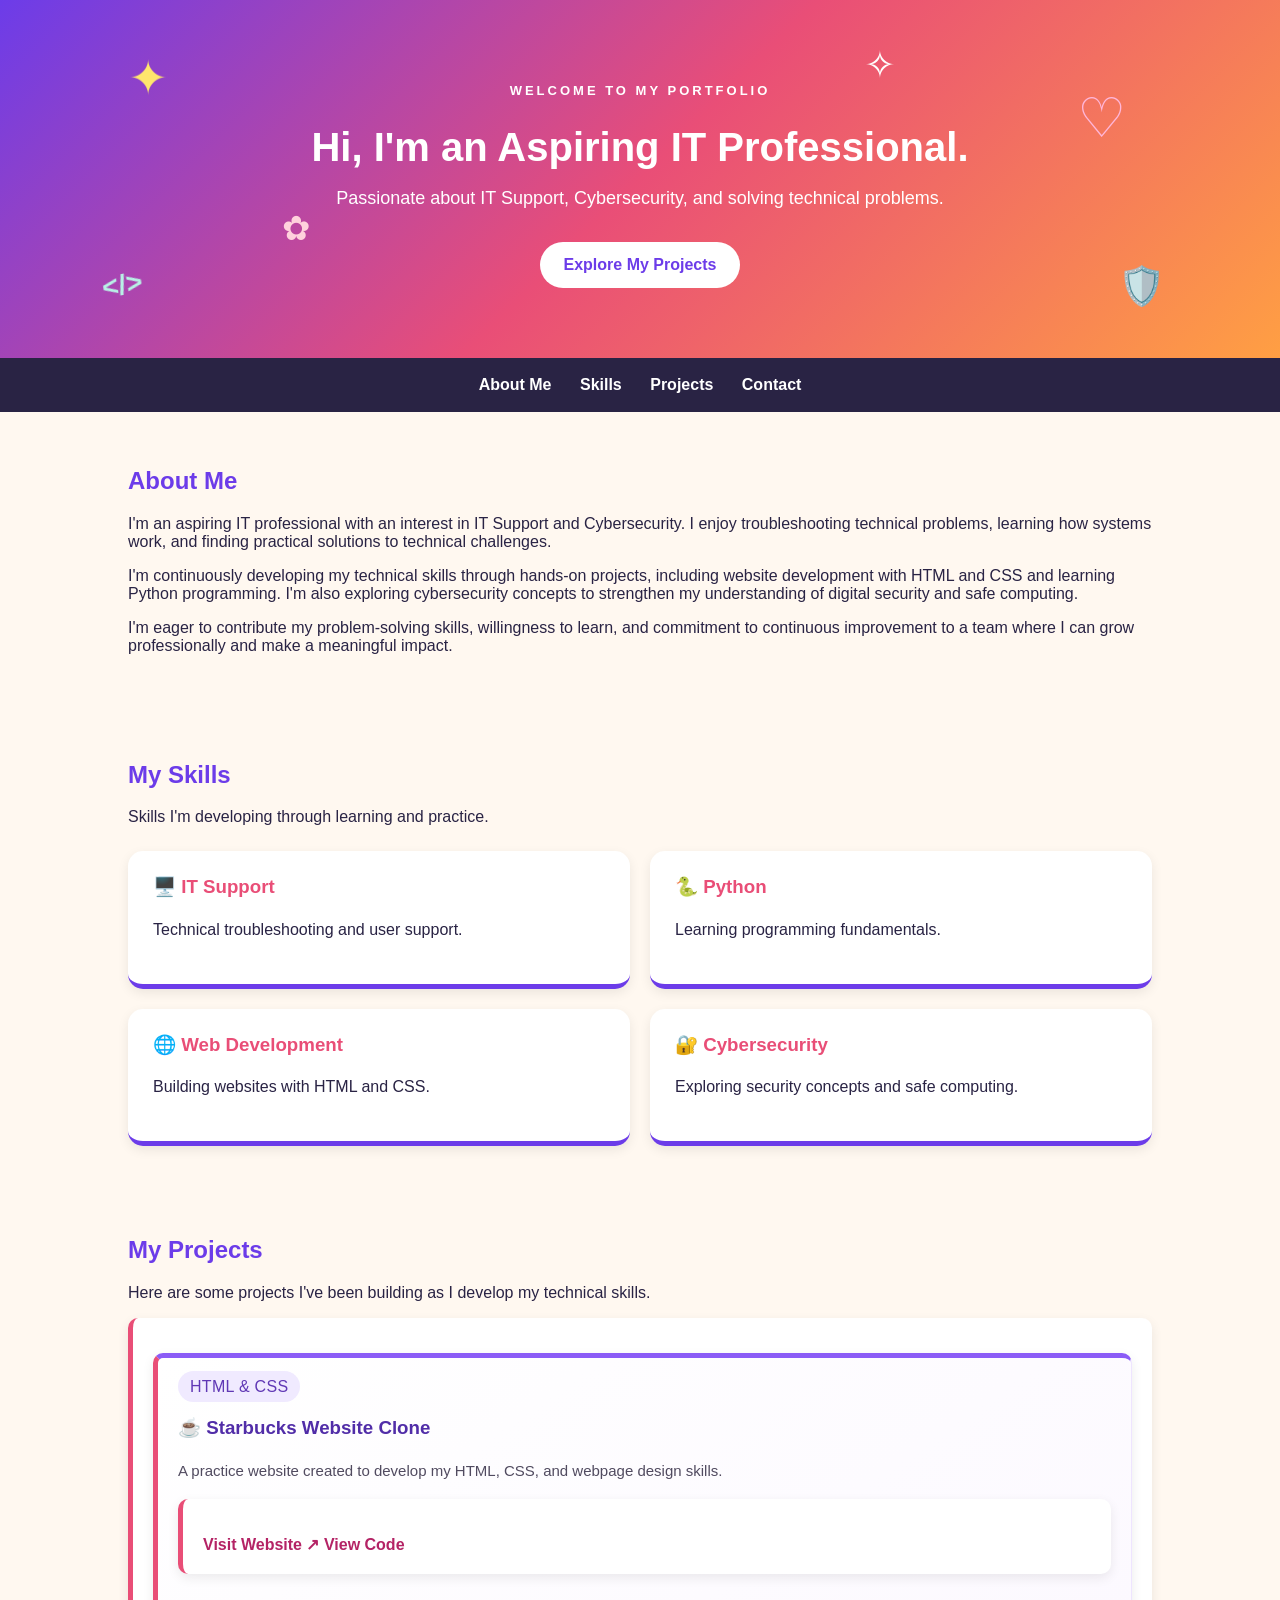
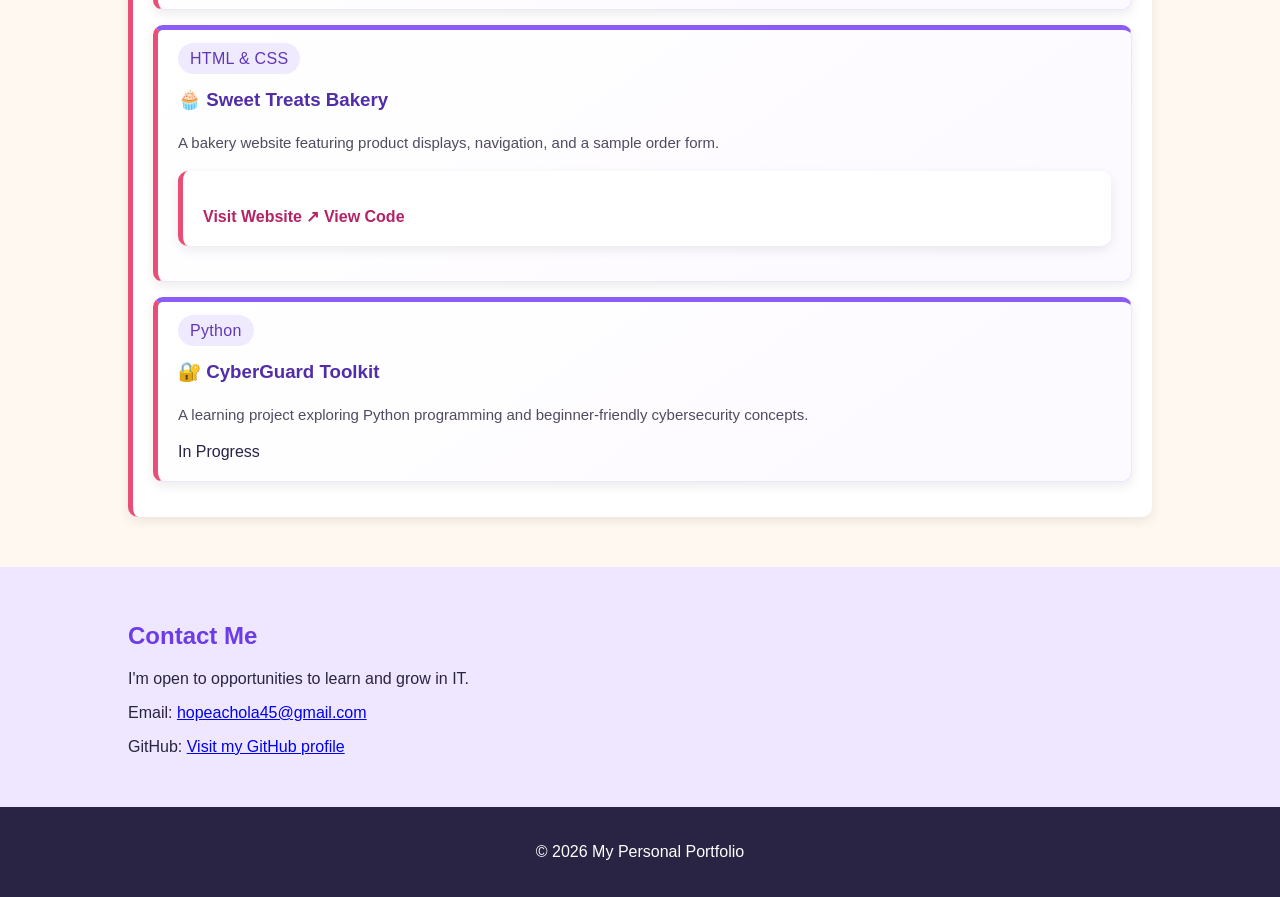
<file: index.html>
<!DOCTYPE html>
<html lang="en">
<head>
    <meta charset="UTF-8">
    <meta name="viewport" content="width=device-width, initial-scale=1.0">
    <title>My Portfolio</title>
    <meta http-equiv="refresh" content="0; url=introduction.html">
</head>
<body>
    <p>Redirecting to my portfolio...</p>
    <p><a href="introduction.html">Click here if you are not redirected.</a></p>
</body>
</html>
</file>
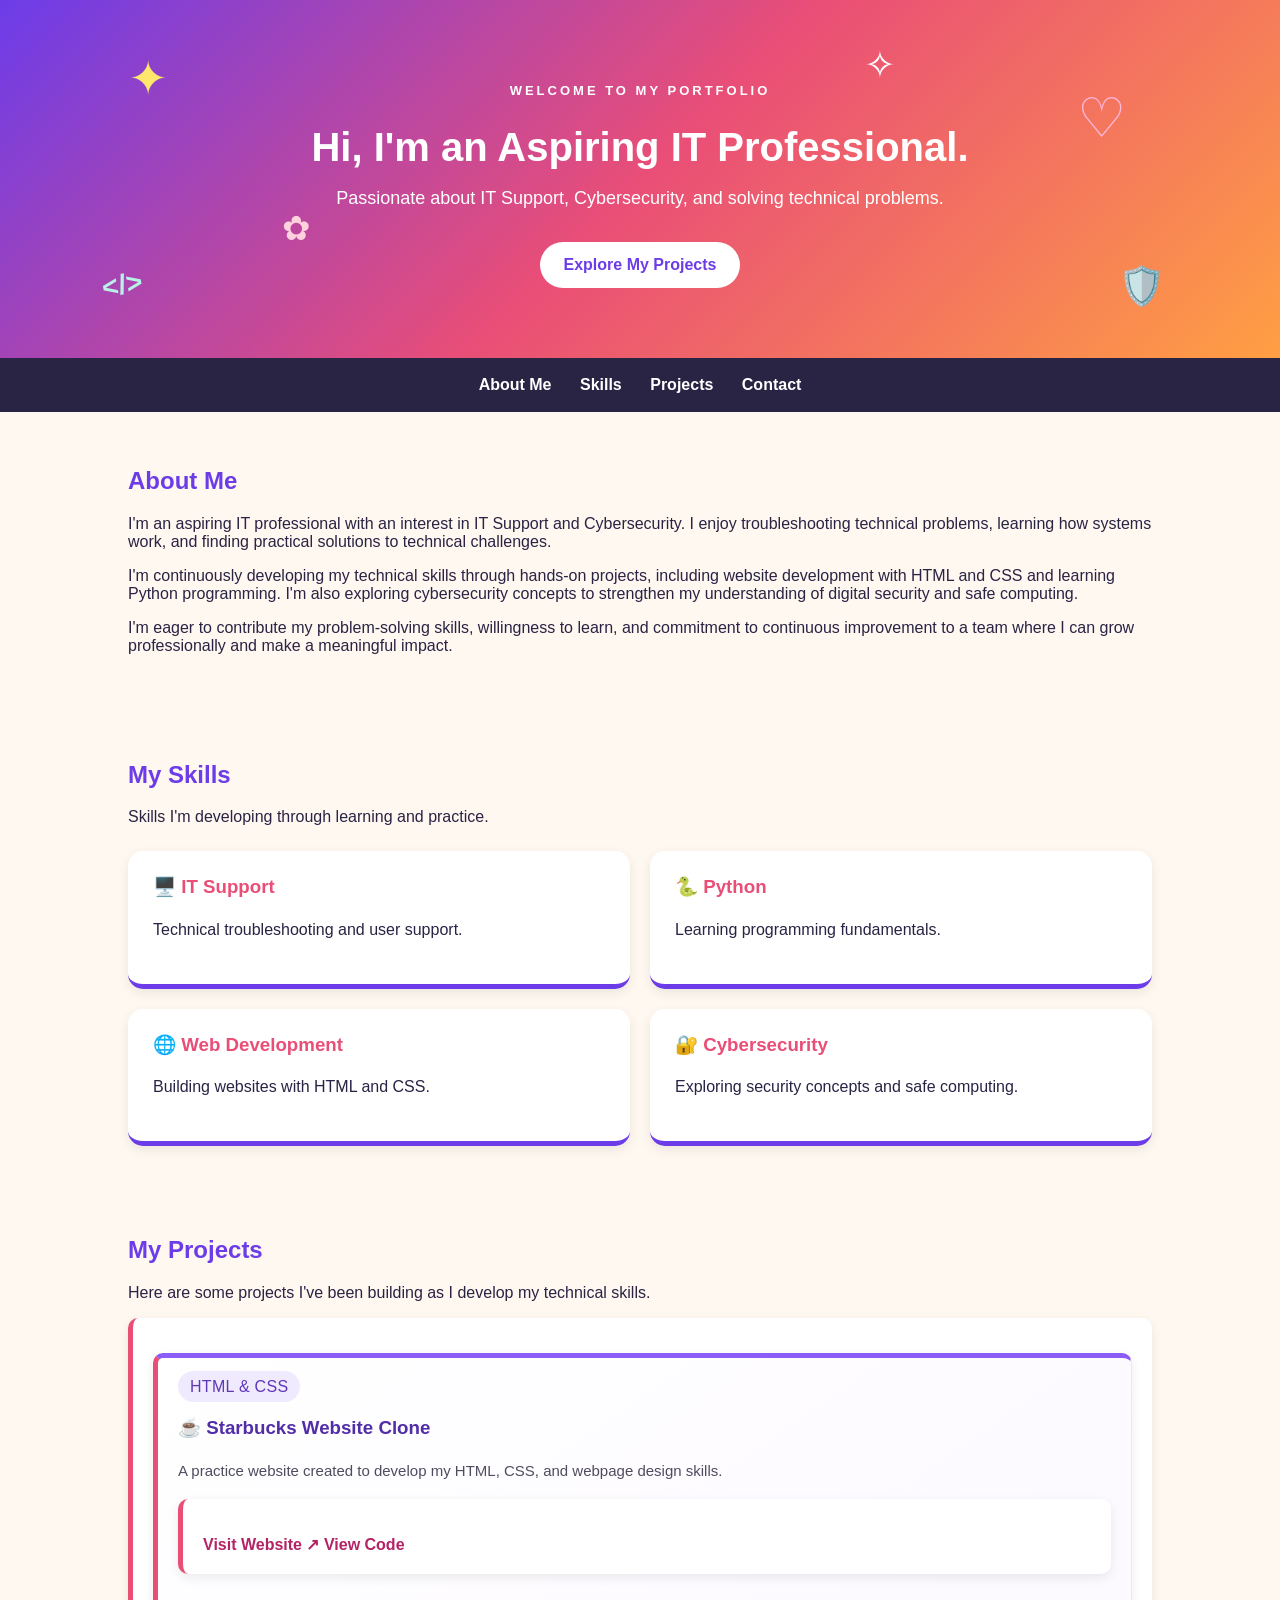
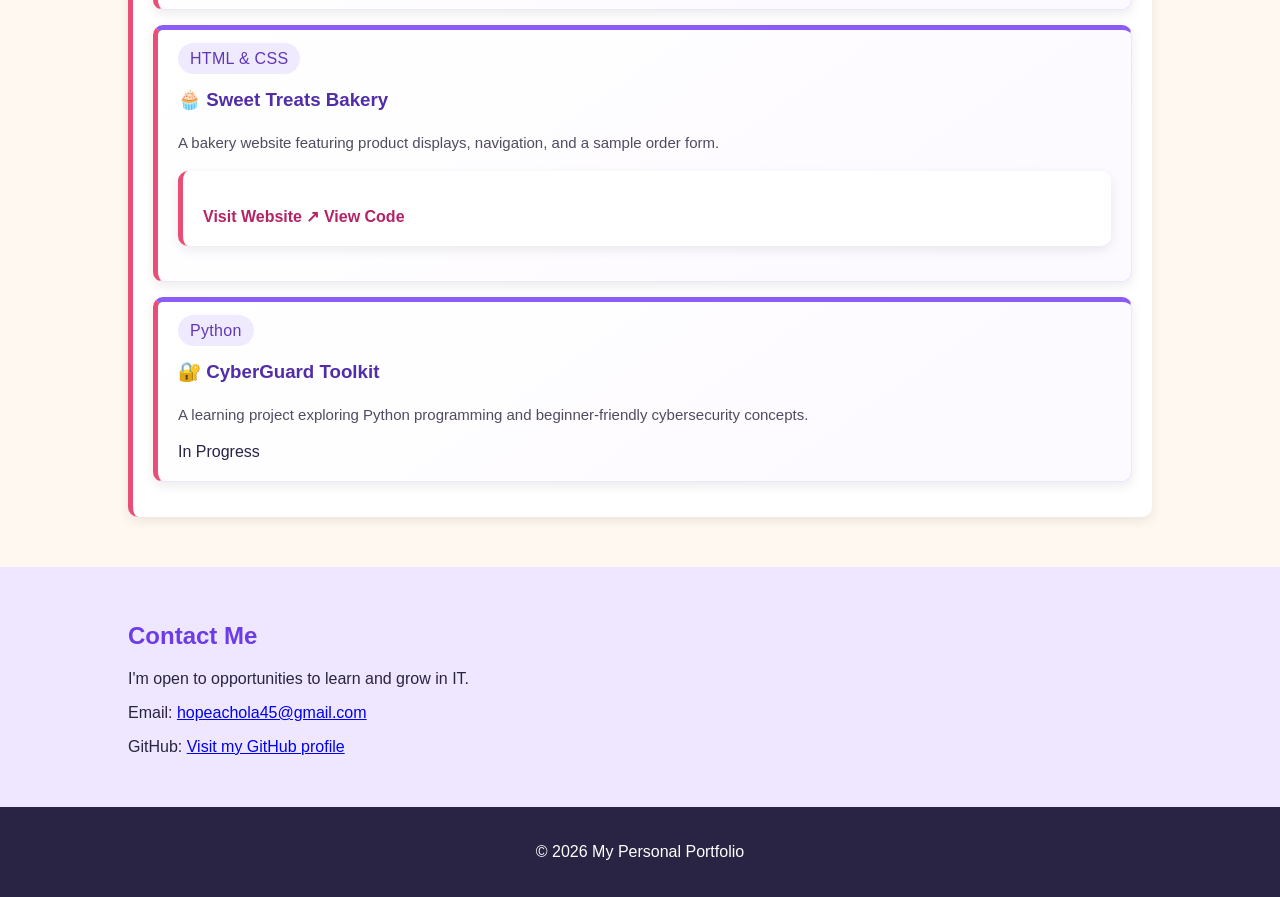
<file: introduction.html>
<!DOCTYPE html>
<html lang="en">
<head>
    <meta charset="UTF-8">
    <meta name="viewport" content="width=device-width, initial-scale=1.0">
    <title>My Personal Portfolio</title>
    <link rel="stylesheet" href="style.css">
</head>

<body>

    <header class="hero">
        <!-- Floating decorative doodles -->
        <div class="floating-doodle doodle-star" aria-hidden="true">✦</div>
        <div class="floating-doodle doodle-heart" aria-hidden="true">♡</div>
        <div class="floating-doodle doodle-code" aria-hidden="true">&lt;/&gt;</div>
        <div class="floating-doodle doodle-sparkle" aria-hidden="true">✧</div>
        <div class="floating-doodle doodle-shield" aria-hidden="true">🛡️</div>
        <div class="floating-doodle doodle-flower" aria-hidden="true">✿</div>

        <p class="intro-label">WELCOME TO MY PORTFOLIO</p>

        <h1>Hi, I'm an Aspiring IT Professional.</h1>

        <p>
            Passionate about IT Support, Cybersecurity,
            and solving technical problems.
        </p>

        <a href="#projects" class="hero-button">Explore My Projects</a>
    </header>

    <nav>
        <a href="#about">About Me</a>
        <a href="#skills">Skills</a>
        <a href="#projects">Projects</a>
        <a href="#contact">Contact</a>
    </nav>

    
<section id="about">
    <h2>About Me</h2>

    <p>
        I'm an aspiring IT professional with an interest in IT Support
        and Cybersecurity. I enjoy troubleshooting technical problems,
        learning how systems work, and finding practical solutions
        to technical challenges.
    </p>

    <p>
        I'm continuously developing my technical skills through
        hands-on projects, including website development with HTML
        and CSS and learning Python programming. I'm also exploring
        cybersecurity concepts to strengthen my understanding of
        digital security and safe computing.
    </p>

    <p>
        I'm eager to contribute my problem-solving skills, willingness
        to learn, and commitment to continuous improvement to a team
        where I can grow professionally and make a meaningful impact.
    </p>
</section>


    <section id="skills">
        <h2>My Skills</h2>
        <p>Skills I'm developing through learning and practice.</p>

        <div class="skills-container">
            <div class="skill-card">
                <h3>🖥️ IT Support</h3>
                <p>Technical troubleshooting and user support.</p>
            </div>

            <div class="skill-card">
                <h3>🐍 Python</h3>
                <p>Learning programming fundamentals.</p>
            </div>

            <div class="skill-card">
                <h3>🌐 Web Development</h3>
                <p>Building websites with HTML and CSS.</p>
            </div>

            <div class="skill-card">
                <h3>🔐 Cybersecurity</h3>
                <p>Exploring security concepts and safe computing.</p>
            </div>
        </div>
    </section>

    <section id="projects">
        <h2>My Projects</h2>
        <p>Here are some projects I've been building as I develop my technical skills.</p>

        <div class="projects-container">
            <div class="project-card">
                <span class="project-tag">HTML &amp; CSS</span>
                <h3>☕ Starbucks Website Clone</h3>
                <p>A practice website created to develop my HTML, CSS, and webpage design skills.</p>
                
<div class="project-actions">
    <a href="https://hopeachola.github.io/starbucks-clone/"
       target="_blank" rel="noopener noreferrer">
        Visit Website ↗
    </a>

    <a href="https://github.com/hopeachola/starbucks-clone"
       target="_blank" rel="noopener noreferrer">
        View Code
    </a>
</div>

            </div>

            <div class="project-card">
                <span class="project-tag">HTML &amp; CSS</span>
                <h3>🧁 Sweet Treats Bakery</h3>
                <p>A bakery website featuring product displays, navigation, and a sample order form.</p>
                
<div class="project-actions">
    <a href="https://hopeachola.github.io/sweet-treats-bakery/"
       target="_blank" rel="noopener noreferrer">
        Visit Website ↗
    </a>

    <a href="https://github.com/hopeachola/sweet-treats-bakery"
       target="_blank" rel="noopener noreferrer">
        View Code
    </a>
</div>

            </div>

            <div class="project-card">
                <span class="project-tag">Python</span>
                <h3>🔐 CyberGuard Toolkit</h3>
                <p>A learning project exploring Python programming and beginner-friendly cybersecurity concepts.</p>
                <span class="project-status">In Progress</span>
            </div>
        </div>
    </section>

    <section id="contact">
        <h2>Contact Me</h2>
        <p>I'm open to opportunities to learn and grow in IT.</p>
        <p>Email: <a href="mailto:hopeachola45@gmail.com">hopeachola45@gmail.com</a></p>
        <p>GitHub: <a href="https://github.com/hopeachola" target="_blank" rel="noopener noreferrer">Visit my GitHub profile</a></p>
    </section>

    <footer>
        <p>&copy; 2026 My Personal Portfolio</p>
    </footer>

</body>
</html>
</file>
<file: style.css>
body {
    font-family: Arial, sans-serif;
    margin: 0;
    background-color: #fff8f0;
    color: #292344;
}

/* Welcome section */
header {
    background: linear-gradient(135deg, #6c3ce9, #e94e77, #ff9f43);
    color: white;
    text-align: center;
    padding: 70px 20px;
}

header h1 {
    font-size: 40px;
    margin-bottom: 10px;
}

header p {
    font-size: 18px;
}

/* Navigation menu */
nav {
    background-color: #292344;
    text-align: center;
    padding: 18px;
}

nav a {
    color: white;
    text-decoration: none;
    margin: 12px;
    font-weight: bold;
}

nav a:hover {
    color: #ff9f43;
}

/* Website sections */
section {
    padding: 35px 10%;
}

h2 {
    color: #6c3ce9;
}

/* Skills list */
#skills li {
    background-color: #eee7ff;
    padding: 12px;
    margin: 10px 0;
    border-radius: 8px;
}

/* Project cards */
#projects div {
    background-color: white;
    padding: 20px;
    margin: 15px 0;
    border-left: 5px solid #e94e77;
    border-radius: 10px;
    box-shadow: 0 4px 12px rgba(0, 0, 0, 0.08);
}

/* Contact section */
#contact {
    background-color: #eee7ff;
}

/* Footer */
footer {
    background-color: #292344;
    color: white;
    text-align: center;
    padding: 20px;
}

/* Mobile-friendly design */
@media (max-width: 600px) {
    header h1 {
        font-size: 30px;
    }

    nav a {
        display: inline-block;
        margin: 8px;
    }

    section {
        padding: 25px 6%;
    }
}
/* Welcome section button */
.intro-label {
    font-size: 13px;
    font-weight: bold;
    letter-spacing: 3px;
}

.hero-button {
    display: inline-block;
    background-color: white;
    color: #6c3ce9;
    padding: 14px 24px;
    margin-top: 15px;
    border-radius: 30px;
    text-decoration: none;
    font-weight: bold;
}

.hero-button:hover {
    background-color: #292344;
    color: white;
}

/* Skills card layout */
.skills-container {
    display: grid;
    grid-template-columns: repeat(2, 1fr);
    gap: 20px;
    margin-top: 25px;
}

/* Individual skill cards */
.skill-card {
    background-color: white;
    padding: 25px;
    border-radius: 15px;
    border-bottom: 5px solid #6c3ce9;
    box-shadow: 0 4px 12px rgba(0, 0, 0, 0.08);
    transition: transform 0.3s ease;
}

/* Hover effect */
.skill-card:hover {
    transform: translateY(-5px);
}

.skill-card h3 {
    color: #e94e77;
    margin-top: 0;
}

.skill-card p {
    line-height: 1.6;
}

/* One column on smaller screens */
@media (max-width: 600px) {
    .skills-container {
        grid-template-columns: 1fr;
    }
}

/* ===== FLOATING TECH-GIRL DOODLES ===== */

.hero {
    position: relative;
    overflow: hidden;
    isolation: isolate;
}

.hero > *:not(.floating-doodle) {
    position: relative;
    z-index: 2;
}

.floating-doodle {
    position: absolute;
    z-index: 1;
    pointer-events: none;
    user-select: none;
    animation: doodle-float 4s ease-in-out infinite;
}

/* Individual doodle styles and positions */

.doodle-star {
    top: 14%;
    left: 10%;
    color: #ffe66d;
    font-size: 48px;
    animation-delay: 0s;
}

.doodle-heart {
    top: 24%;
    right: 12%;
    color: #ffb6d9;
    font-size: 55px;
    animation-delay: 0.7s;
}

.doodle-code {
    bottom: 16%;
    left: 8%;
    color: #b8f2e6;
    font-size: 28px;
    font-weight: bold;
    transform: rotate(-10deg);
    animation-delay: 1.2s;
}

.doodle-sparkle {
    top: 12%;
    right: 30%;
    color: #ffffff;
    font-size: 38px;
    animation-delay: 1.6s;
}

.doodle-shield {
    bottom: 14%;
    right: 9%;
    font-size: 38px;
    animation-delay: 0.4s;
}

.doodle-flower {
    top: 58%;
    left: 22%;
    color: #ffd1dc;
    font-size: 34px;
    animation-delay: 2s;
}

@keyframes doodle-float {
    0%, 100% {
        translate: 0 0;
    }
    50% {
        translate: 0 -14px;
    }
}

/* Keep the doodles subtle on smaller screens */

@media (max-width: 600px) {
    .doodle-star {
        top: 8%;
        left: 4%;
        font-size: 30px;
    }

    .doodle-heart {
        top: 12%;
        right: 5%;
        font-size: 36px;
    }

    .doodle-code {
        bottom: 7%;
        left: 4%;
        font-size: 20px;
    }

    .doodle-sparkle {
        top: 7%;
        right: 25%;
        font-size: 26px;
    }

    .doodle-shield {
        bottom: 6%;
        right: 4%;
        font-size: 26px;
    }

    .doodle-flower {
        top: 70%;
        left: 12%;
        font-size: 25px;
    }
}

@media (prefers-reduced-motion: reduce) {
    .floating-doodle {
        animation: none;
    }
}



/* ===== PROFESSIONAL PROJECT CARD UPGRADE ===== */

.projects-container {
    gap: 25px;
    align-items: stretch;
}

.project-card {
    position: relative;
    background: linear-gradient(145deg, #ffffff, #fcf9ff);
    padding: 28px;
    border: 1px solid #eee5ff;
    border-top: 5px solid #8b5cf6;
    border-radius: 18px;
    box-shadow: 0 6px 20px rgba(65, 35, 110, 0.08);
    transition: transform 0.3s ease,
                box-shadow 0.3s ease,
                border-color 0.3s ease;
}

.project-card:hover {
    transform: translateY(-7px);
    box-shadow: 0 14px 30px rgba(108, 60, 233, 0.16);
    border-color: #d8c7ff;
    border-top-color: #e94e77;
}

.project-card h3 {
    color: #512da8;
    line-height: 1.5;
    margin: 18px 0 12px;
}

.project-card p {
    color: #514b60;
    font-size: 15px;
    line-height: 1.8;
}

.project-tag {
    background: #f0eaff;
    color: #6038b5;
    padding: 7px 12px;
    border-radius: 20px;
    letter-spacing: 0.3px;
}

.project-card a {
    display: inline-block;
    margin-top: 16px;
    color: #b42365;
    font-weight: 700;
    text-decoration: none;
    transition: color 0.2s ease;
}

.project-card a:hover {
    color: #6c3ce9;
    text-decoration: underline;
}

.project-status {
    margin-top: 16px;
}

/* A tidy layout on smaller screens */
@media (max-width: 600px) {
    .projects-container {
        grid-template-columns: 1fr;
    }

    .project-card {
        padding: 22px;
    }
}
</file>
